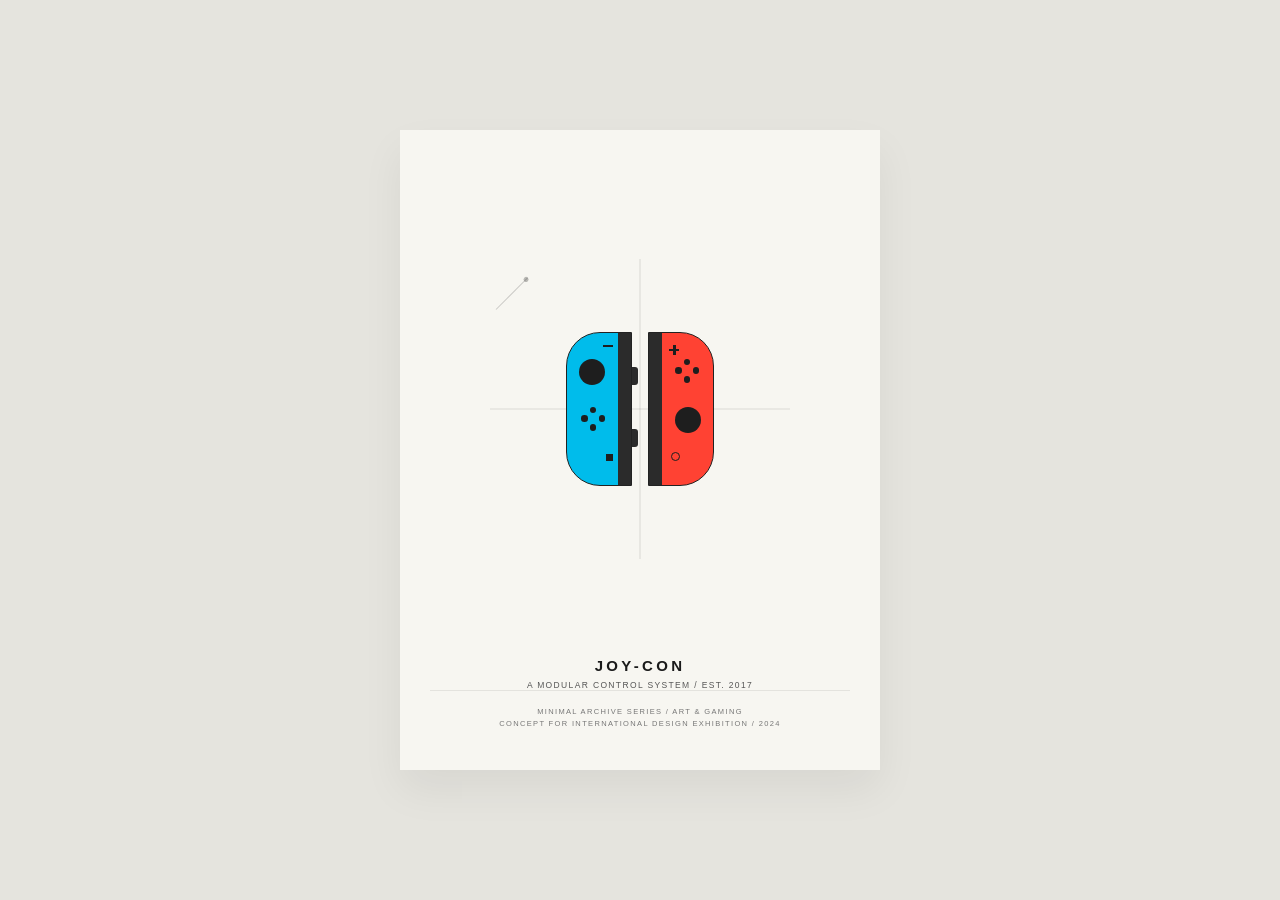
<file: joycon_poster.html>
<!DOCTYPE html>
<html lang="ja">
<head>
  <meta charset="UTF-8">
  <meta name="viewport" content="width=device-width, initial-scale=1.0">
  <title>Minimal Joy-Con Poster Art</title>
  <style>
    /* -------------------------------------------
       基本リセット & ページベース
    ------------------------------------------- */
    * {
      box-sizing: border-box;
      margin: 0;
      padding: 0;
    }

    body {
      min-height: 100vh;
      background-color: #e5e4de; /* 周囲のプレビュー用背景 */
      display: flex;
      justify-content: center;
      align-items: center;
      font-family: -apple-system, BlinkMacSystemFont, "Helvetica Neue", "Arial", sans-serif;
      padding: 40px 20px;
    }

    /* -------------------------------------------
       ポスター下半分（画面50%・留白を基調としたキャンバス）
    ------------------------------------------- */
    .poster-lower-half {
      width: 100%;
      max-width: 480px;
      aspect-ratio: 3 / 4; /* ポスター全体の半分として扱いやすい縦長プロポーション */
      background-color: #f7f6f1; /* 上品で温かみのある展示会用ウォームホワイト */
      display: flex;
      flex-direction: column;
      justify-content: space-between;
      align-items: center;
      padding: 50px 30px 40px;
      position: relative;
      box-shadow: 0 20px 40px rgba(0, 0, 0, 0.06);
    }

    /* -------------------------------------------
       中央：幾何学グラフィック & 製図ガイドライン
    ------------------------------------------- */
    .diagram-area {
      position: relative;
      width: 240px;
      height: 240px;
      margin: auto 0;
      display: flex;
      justify-content: center;
      align-items: center;
    }

    /* 建築図面風の極細ヘアライン（補助線・十字軸） */
    .axis-v {
      position: absolute;
      top: -30px;
      bottom: -30px;
      left: 50%;
      width: 1px;
      background-color: rgba(0, 0, 0, 0.12);
      transform: translateX(-50%);
    }

    .axis-h {
      position: absolute;
      top: 50%;
      left: -30px;
      right: -30px;
      height: 1px;
      background-color: rgba(0, 0, 0, 0.12);
      transform: translateY(-50%);
    }

    /* 引き出し線（アクセントの極細斜め線） */
    .accent-tick-tl {
      position: absolute;
      top: 20px;
      left: -24px;
      width: 45px;
      height: 1px;
      background-color: rgba(0, 0, 0, 0.18);
      transform: rotate(-45deg);
      transform-origin: left center;
    }

    .accent-tick-tl::after {
      content: "";
      position: absolute;
      right: 0;
      top: -2px;
      width: 5px;
      height: 5px;
      border-radius: 50%;
      background-color: rgba(0, 0, 0, 0.25);
    }

    /* Joy-Con ペアのコンテナ */
    .joycon-pair {
      position: relative;
      z-index: 2;
      display: flex;
      gap: 16px;
      background-color: transparent;
    }

    /* -------------------------------------------
       Joy-Con 共通ベース（フラットな線画とブロック面）
    ------------------------------------------- */
    .joycon {
      width: 66px;
      height: 154px;
      position: relative;
      border: 1.5px solid #222222;
      overflow: hidden;
      background-color: #ffffff;
    }

    /* 左 Joy-Con（ネオンブルー） */
    .joycon.left {
      overflow: visible; /* 側面ボタンを外側にはみ出させるため */
      border-radius: 34px 0 0 34px;
      background: linear-gradient(to right, #00bceb 0%, #00bceb 80%, #2b2b2b 80%, #2b2b2b 100%);
    }

    /* 右 Joy-Con（ネオンレッド） */
    .joycon.right {
      border-radius: 0 34px 34px 0;
      background: linear-gradient(to right, #2b2b2b 0%, #2b2b2b 20%, #ff4233 20%, #ff4233 100%);
    }

    /* -------------------------------------------
       左コントローラーの内部要素
    ------------------------------------------- */
    /* アナログスティック */
    .left .stick {
      position: absolute;
      top: 26px;
      left: 12px;
      width: 26px;
      height: 26px;
      border-radius: 50%;
      background-color: #1e1e1e;
    }

    /* マイナスボタン */
    .left .minus-btn {
      position: absolute;
      top: 12px;
      right: 18px;
      width: 10px;
      height: 2.5px;
      background-color: #1e1e1e;
    }

    /* 方向キー（菱形配置の幾何学ドット） */
    .left .d-pad {
      position: absolute;
      top: 74px;
      left: 14px;
      width: 24px;
      height: 24px;
    }

    .d-dot {
      position: absolute;
      width: 6.5px;
      height: 6.5px;
      border-radius: 50%;
      background-color: #1e1e1e;
    }
    .d-dot.up    { top: 0; left: 8.5px; }
    .d-dot.down  { bottom: 0; left: 8.5px; }
    .d-dot.left  { top: 8.5px; left: 0; }
    .d-dot.right { top: 8.5px; right: 0; }

    /* 側面ボタン（SL / SR：右側面に突き出す2つの小さなボタン） */
    .left .side-btn {
      position: absolute;
      right: -7px;
      width: 6px;
      height: 18px;
      border-radius: 0 3px 3px 0;
      background-color: #2b2b2b;
    }
    .left .side-btn.upper { top: 34px; }
    .left .side-btn.lower { top: 96px; }

    /* キャプチャボタン */
    .left .capture-btn {
      position: absolute;
      bottom: 24px;
      right: 18px;
      width: 7px;
      height: 7px;
      background-color: #1e1e1e;
    }

    /* -------------------------------------------
       右コントローラーの内部要素
    ------------------------------------------- */
    /* プラスボタン */
    .right .plus-btn {
      position: absolute;
      top: 12px;
      left: 20px;
      width: 10px;
      height: 10px;
    }
    .right .plus-btn::before,
    .right .plus-btn::after {
      content: "";
      position: absolute;
      background-color: #1e1e1e;
    }
    .right .plus-btn::before {
      top: 4px;
      left: 0;
      width: 10px;
      height: 2.5px;
    }
    .right .plus-btn::after {
      top: 0;
      left: 4px;
      width: 2.5px;
      height: 10px;
    }

    /* ABXY ボタン（4つのドット） */
    .right .abxy {
      position: absolute;
      top: 26px;
      right: 14px;
      width: 24px;
      height: 24px;
    }
    .abxy-dot {
      position: absolute;
      width: 6.5px;
      height: 6.5px;
      border-radius: 50%;
      background-color: #1e1e1e;
    }
    .abxy-dot.x { top: 0; left: 8.5px; }
    .abxy-dot.b { bottom: 0; left: 8.5px; }
    .abxy-dot.y { top: 8.5px; left: 0; }
    .abxy-dot.a { top: 8.5px; right: 0; }

    /* アナログスティック */
    .right .stick {
      position: absolute;
      top: 74px;
      left: 26px;
      width: 26px;
      height: 26px;
      border-radius: 50%;
      background-color: #1e1e1e;
    }

    /* ホームボタン */
    .right .home-btn {
      position: absolute;
      bottom: 24px;
      left: 22px;
      width: 9px;
      height: 9px;
      border-radius: 50%;
      border: 1.5px solid #1e1e1e;
      background-color: transparent;
    }

    /* -------------------------------------------
       タイポグラフィ（国際美術展・建築ポスター仕様）
    ------------------------------------------- */
    .meta-center {
      text-align: center;
      margin-top: 20px;
    }

    .main-title {
      font-size: 15px;
      font-weight: 600;
      letter-spacing: 0.22em;
      color: #1a1a1a;
      text-transform: uppercase;
      margin-bottom: 6px;
    }

    .sub-title {
      font-size: 8.5px;
      font-weight: 400;
      letter-spacing: 0.16em;
      color: #555555;
      text-transform: uppercase;
    }

    /* フッタークレジット */
    .footer-credits {
      width: 100%;
      text-align: center;
      padding-top: 15px;
      border-top: 1px solid rgba(0, 0, 0, 0.08);
    }

    .footer-credits p {
      font-size: 7.5px;
      font-weight: 400;
      letter-spacing: 0.18em;
      color: #777777;
      text-transform: uppercase;
      line-height: 1.6;
    }
  </style>
</head>
<body>

  <!-- ポスター下半分エリア -->
  <section class="poster-lower-half">

    <!-- 中央の幾何学・設計図風アートワーク -->
    <div class="diagram-area">
      <!-- 補助ガイドライン（十字線・引き出し線） -->
      <div class="axis-v"></div>
      <div class="axis-h"></div>
      <div class="accent-tick-tl"></div>

      <!-- Joy-Con ペア -->
      <div class="joycon-pair">
        <!-- 左 (Neon Blue) -->
        <div class="joycon left">
          <div class="minus-btn"></div>
          <div class="stick"></div>
          <div class="d-pad">
            <div class="d-dot up"></div>
            <div class="d-dot left"></div>
            <div class="d-dot right"></div>
            <div class="d-dot down"></div>
          </div>
          <div class="capture-btn"></div>
          <div class="side-btn upper"></div>
          <div class="side-btn lower"></div>
        </div>

        <!-- 右 (Neon Red) -->
        <div class="joycon right">
          <div class="plus-btn"></div>
          <div class="abxy">
            <div class="abxy-dot x"></div>
            <div class="abxy-dot y"></div>
            <div class="abxy-dot a"></div>
            <div class="abxy-dot b"></div>
          </div>
          <div class="stick"></div>
          <div class="home-btn"></div>
        </div>
      </div>
    </div>

    <!-- 中段：作品名・コンセプト -->
    <div class="meta-center">
      <h2 class="main-title">JOY-CON</h2>
      <p class="sub-title">A MODULAR CONTROL SYSTEM / EST. 2017</p>
    </div>

    <!-- 最下部：エキシビションクレジット -->
    <footer class="footer-credits">
      <p>MINIMAL ARCHIVE SERIES / ART &amp; GAMING</p>
      <p>CONCEPT FOR INTERNATIONAL DESIGN EXHIBITION / 2024</p>
    </footer>

  </section>

</body>
</html>
</file>
